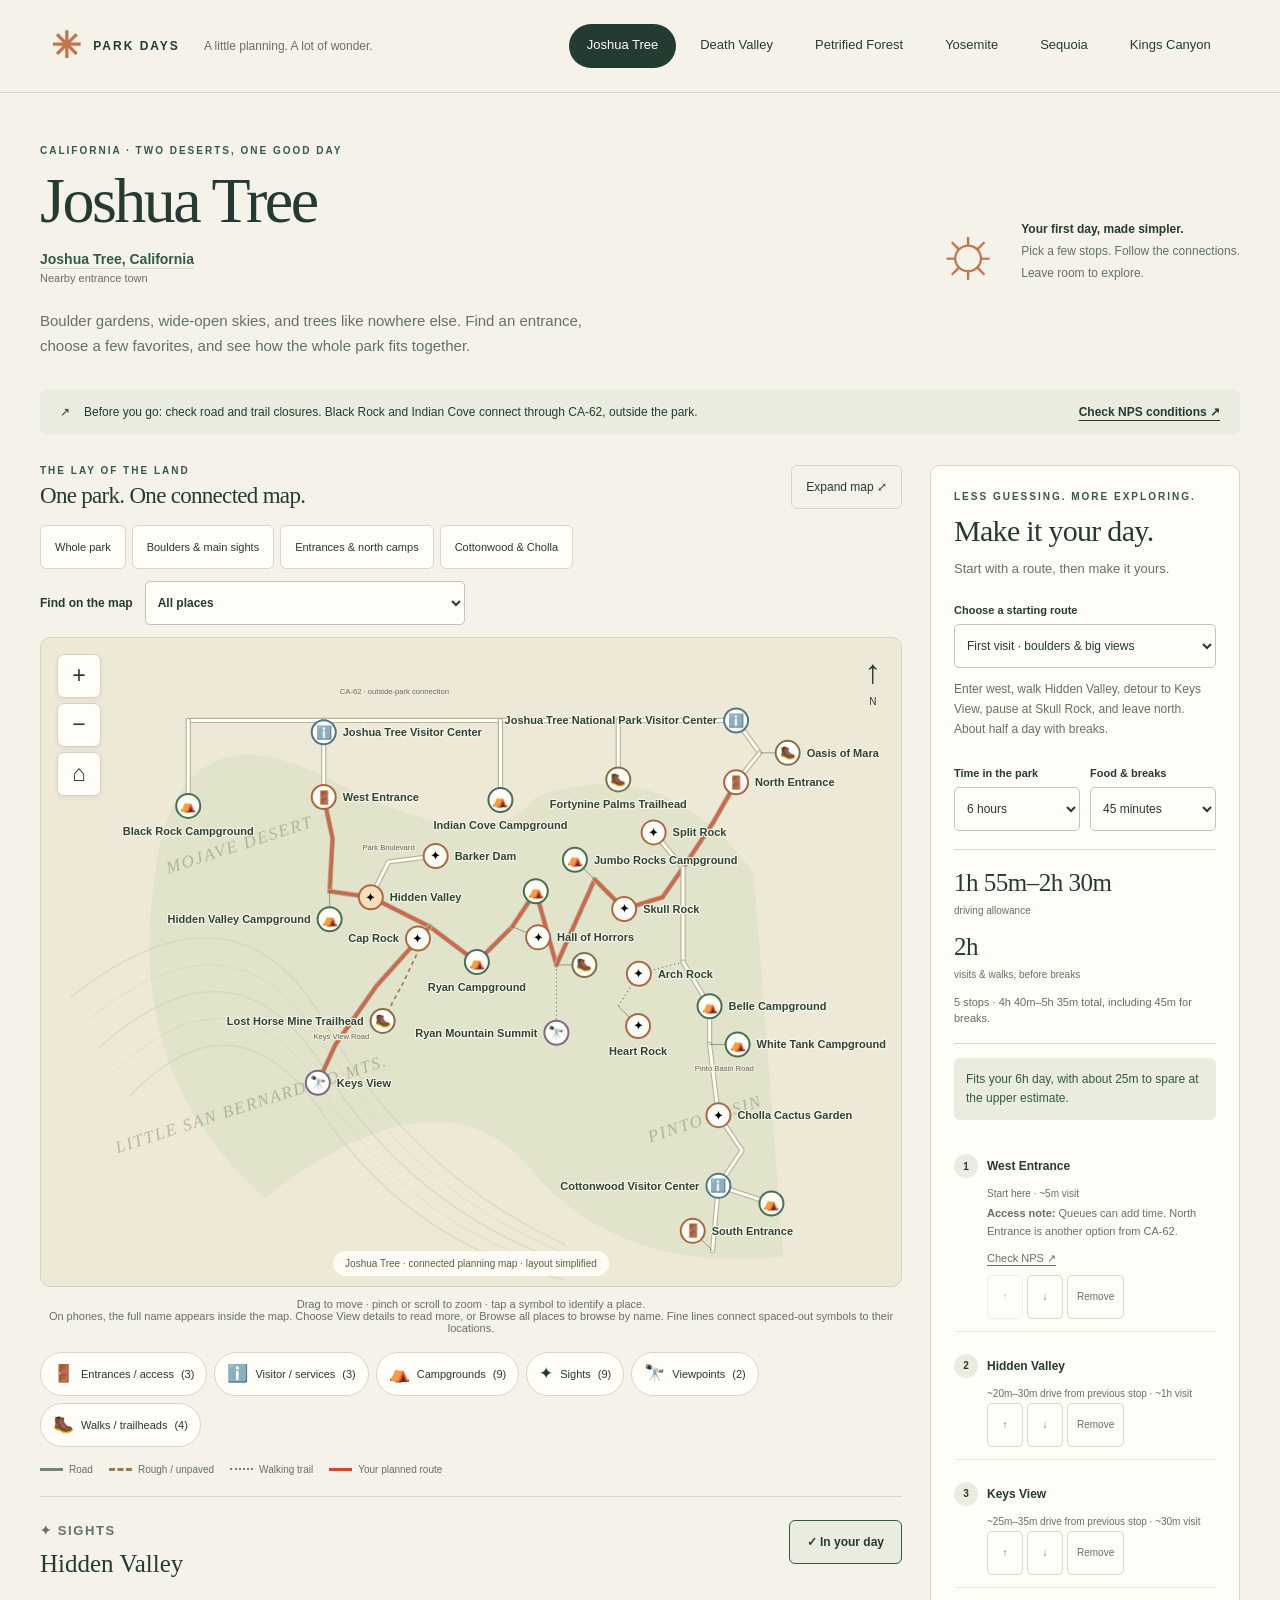
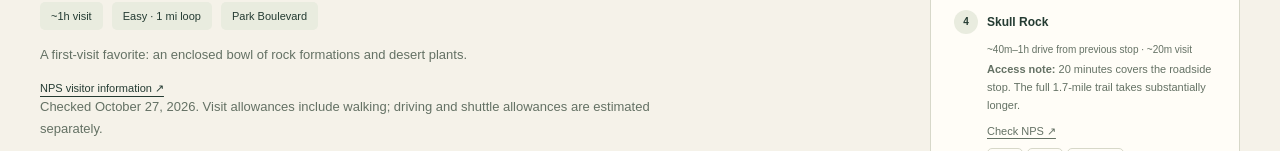
<file: index.html>
<!doctype html>
<html lang="en"><head><meta charset="utf-8"><meta name="viewport" content="width=device-width,initial-scale=1"><meta http-equiv="refresh" content="0;url=national-park-maps.html"><title>Park Days</title></head><body><p><a href="national-park-maps.html">Open Park Days: Joshua Tree, Death Valley, Petrified Forest, Yosemite, Sequoia, and Kings Canyon maps</a></p></body></html>
</file>
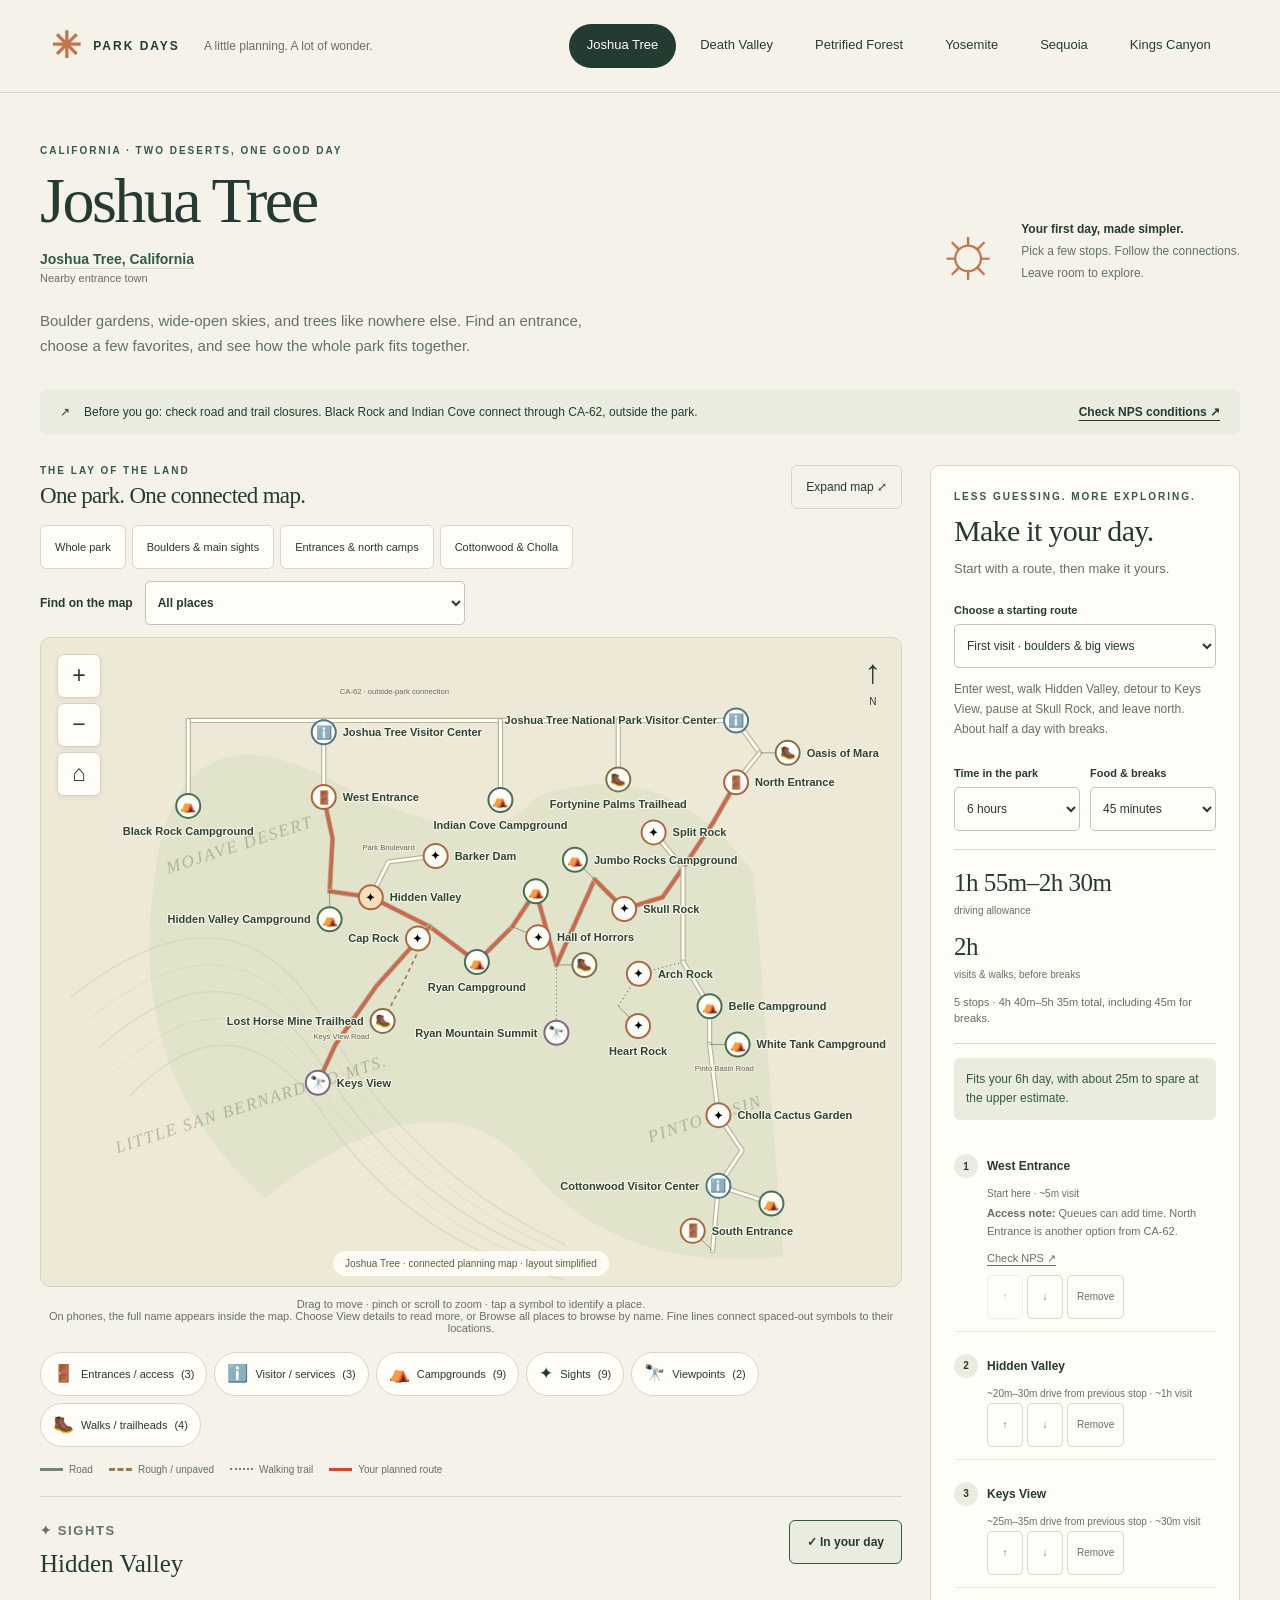
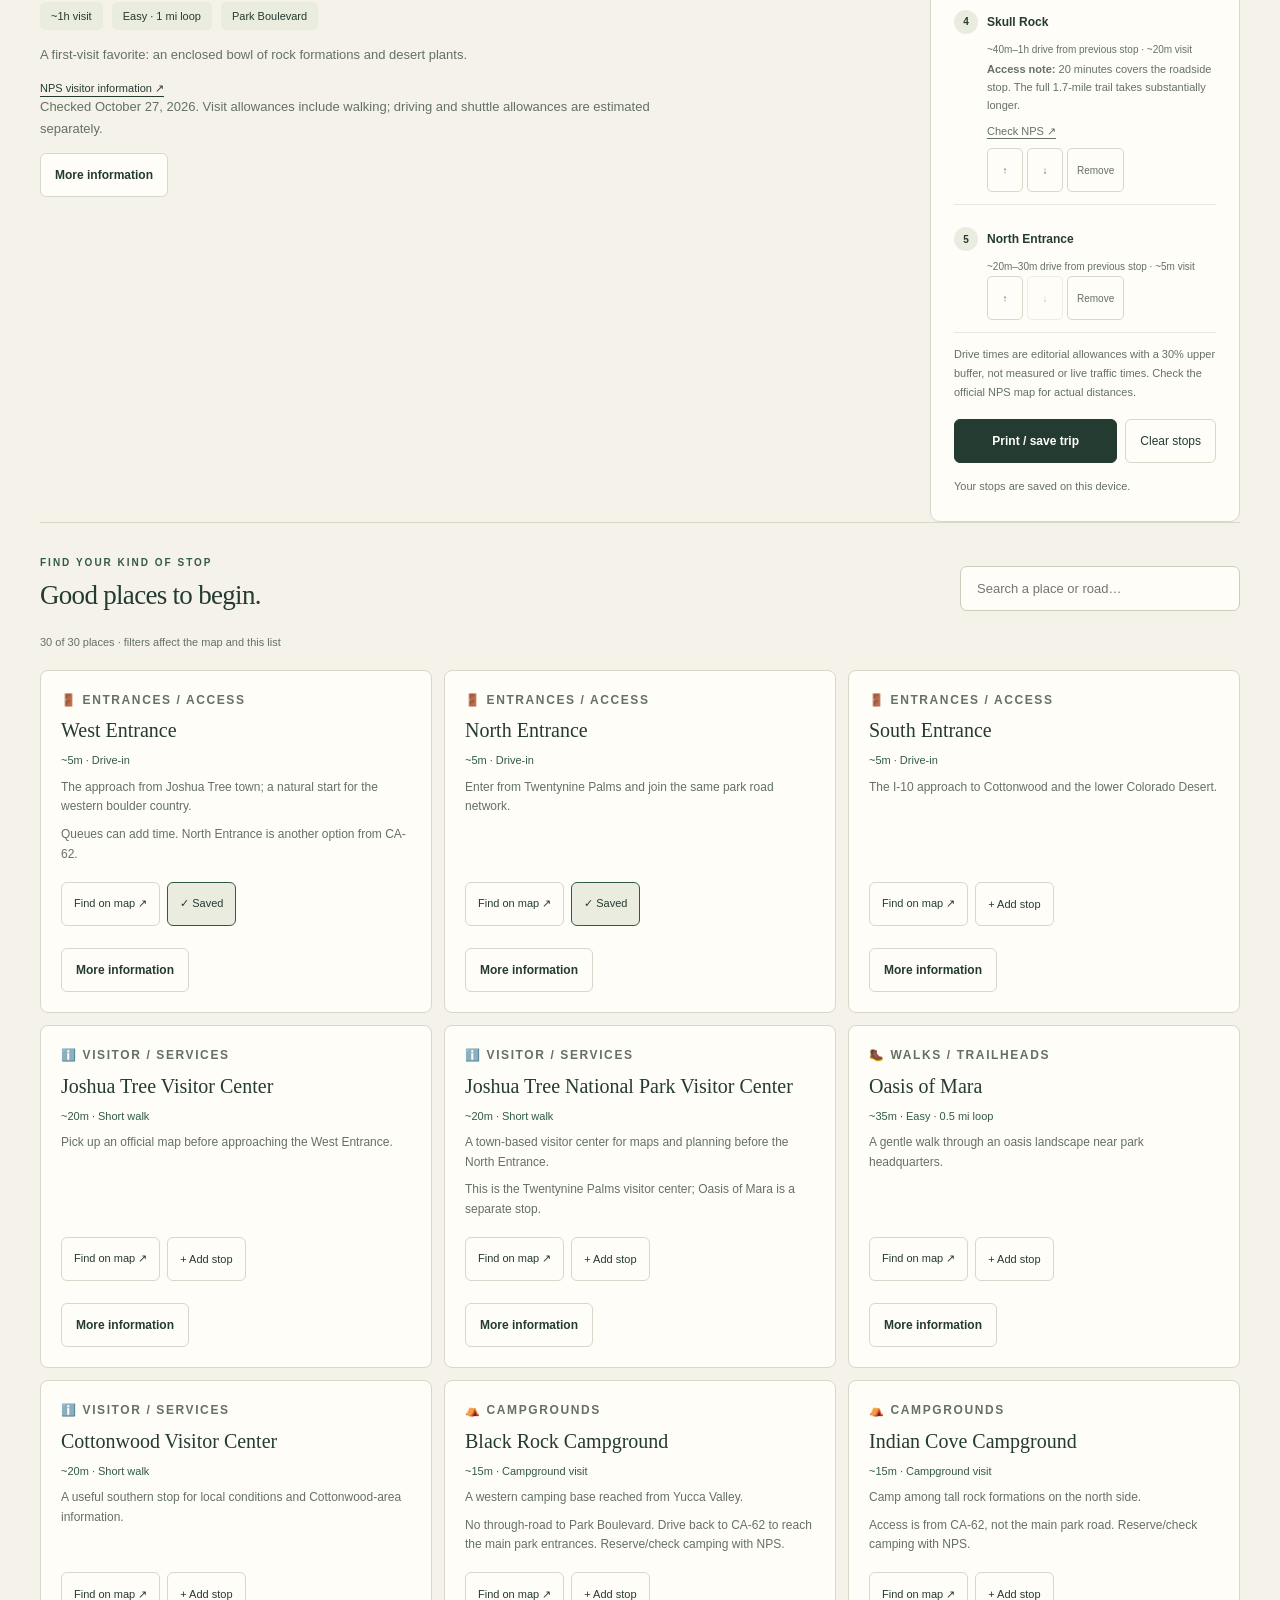
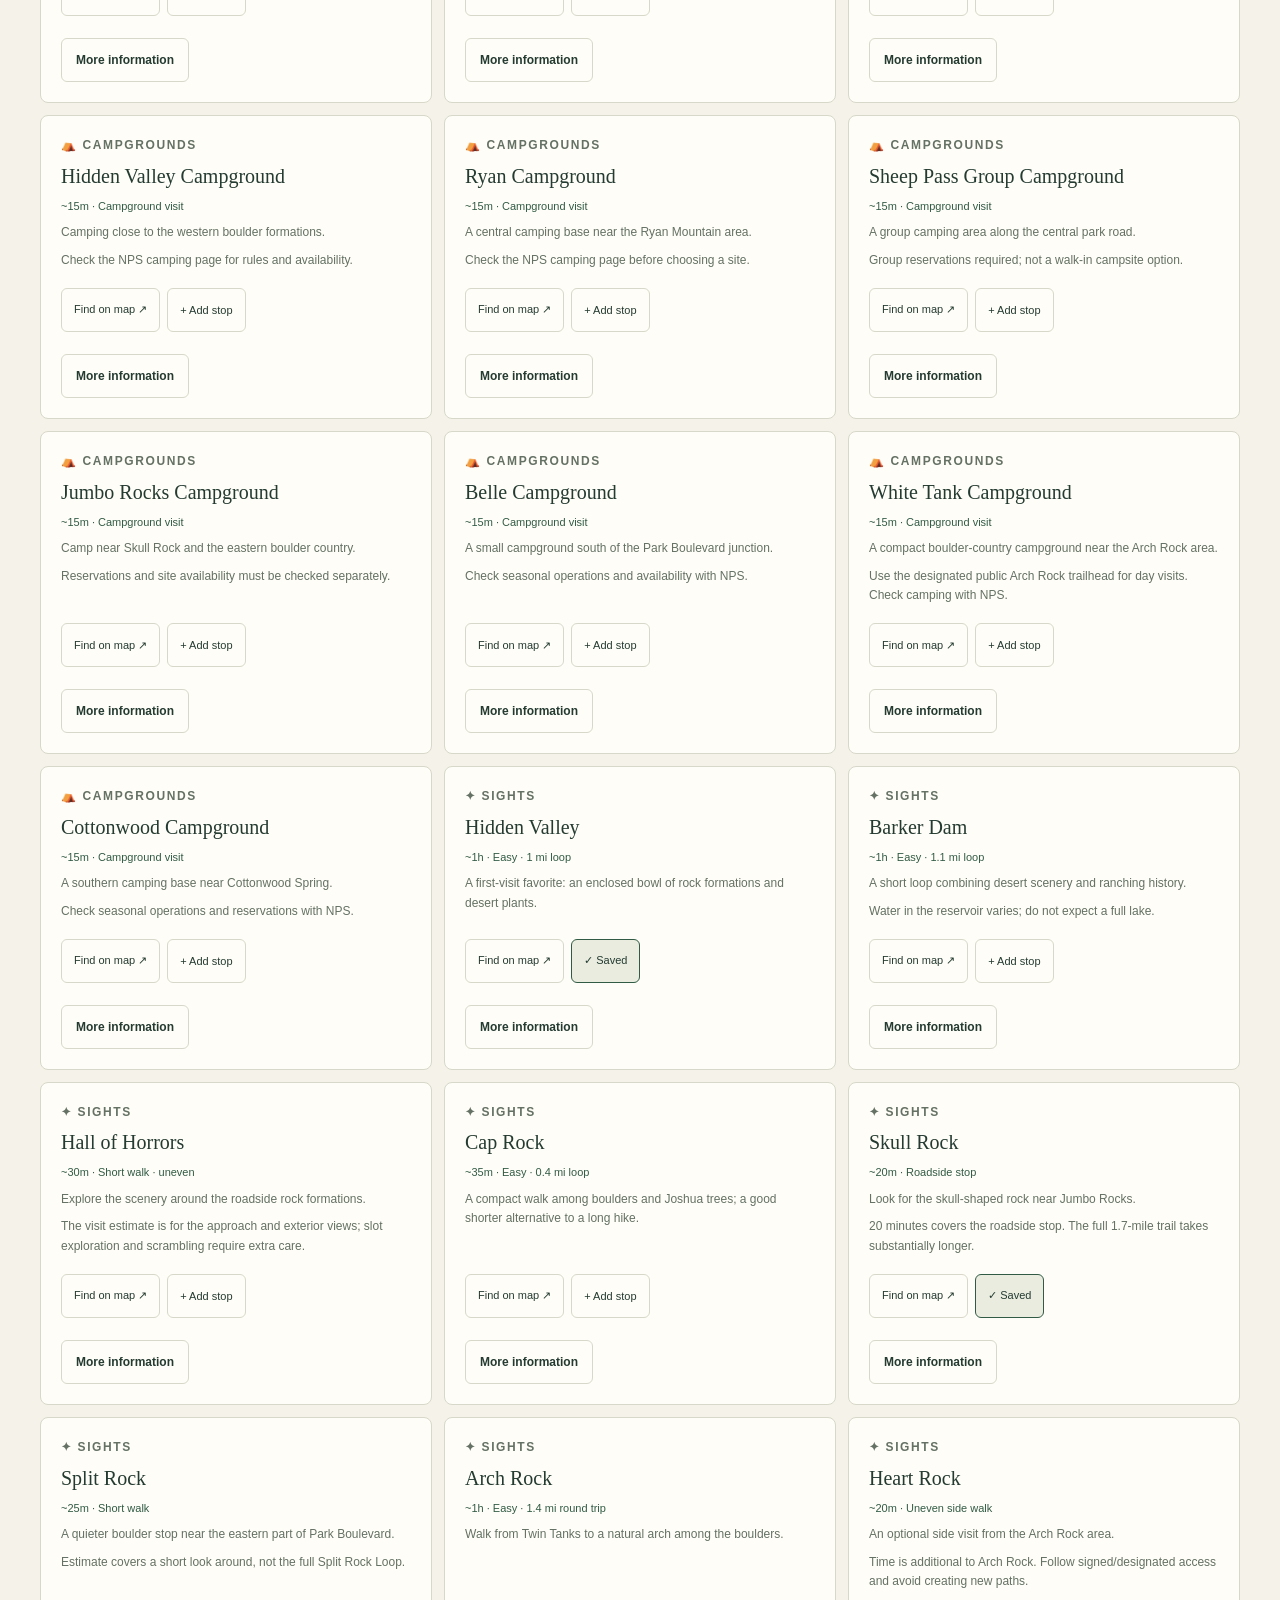
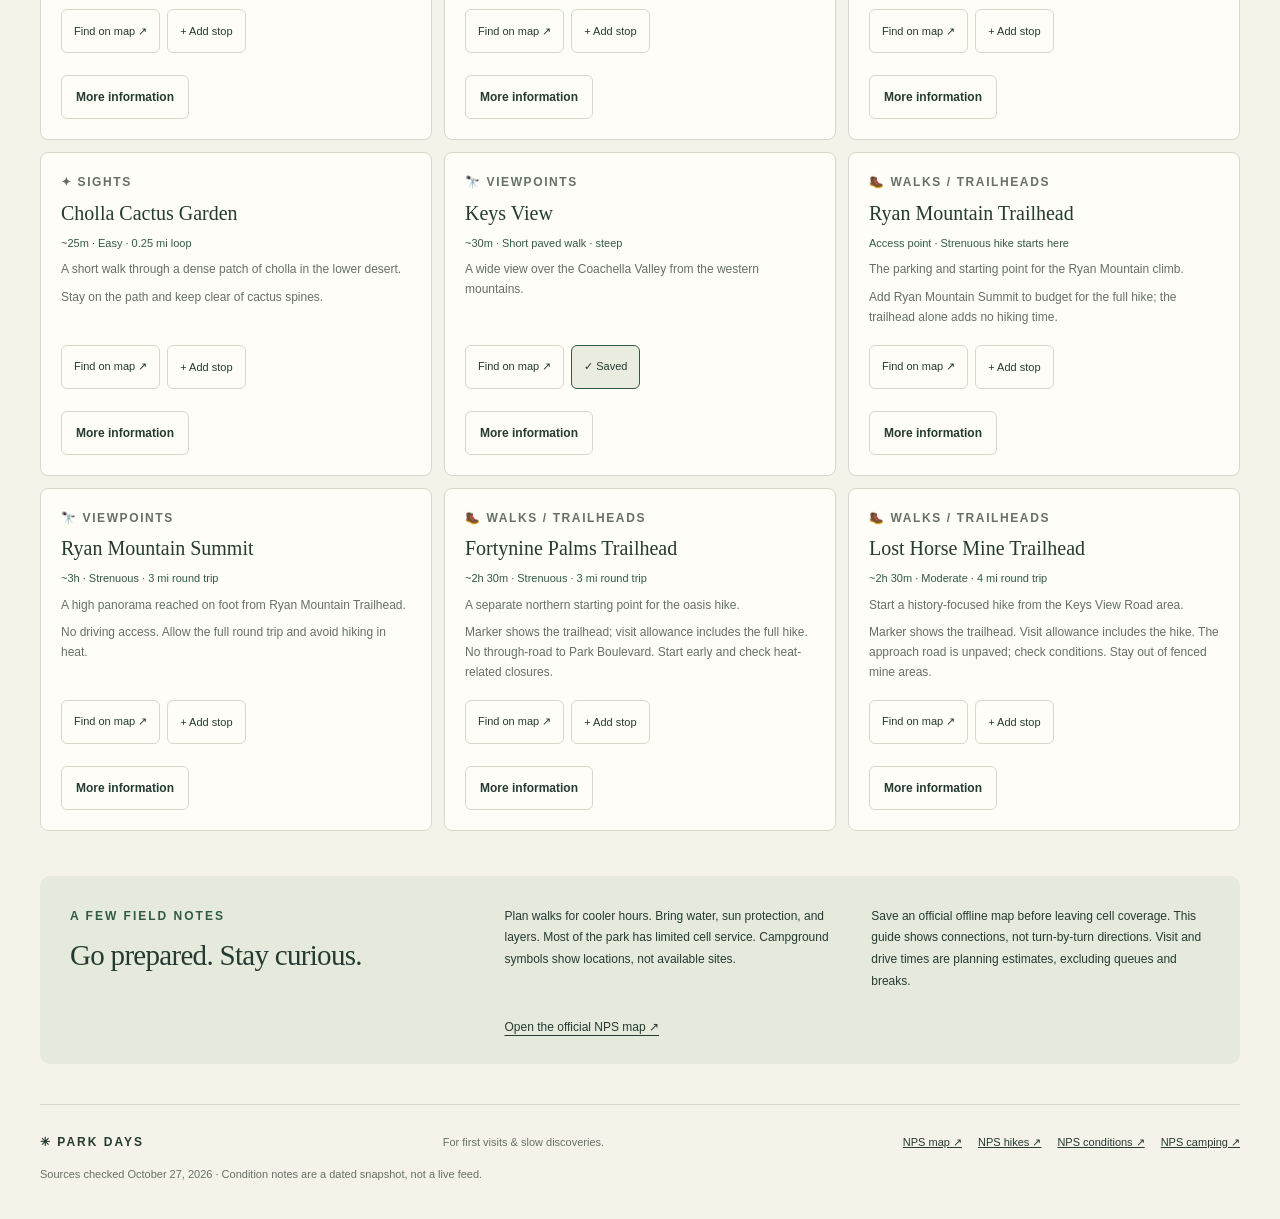
<file: national-park-maps.html>
<!doctype html>
<html lang="en"><head>
<meta charset="utf-8"><meta name="viewport" content="width=device-width,initial-scale=1"><meta name="theme-color" content="#f5f2e9">
<meta name="description" content="Plan your first day in Joshua Tree, Death Valley, Petrified Forest, Yosemite, Sequoia, and Kings Canyon with connected maps, optional place facts, and saved stops.">
<title>Park Days — National Park Maps</title><link rel="icon" href="data:,"><link rel="stylesheet" href="maps.css"><script src="parks.js" defer></script><script src="new-parks.js" defer></script><script src="sierra-parks.js" defer></script><script src="place-details.js" defer></script><script src="planning.js" defer></script><script src="maps.js" defer></script>
</head><body>
<a class="skip" href="#explore">Skip to the map and places</a>
<header class="masthead"><a href="#joshua-tree" class="brand"><span class="brand-mark" aria-hidden="true">✳</span> PARK DAYS <span class="brand-sub">A little planning. A lot of wonder.</span></a><nav id="park-navigation" aria-label="Choose a national park"></nav></header>
<main>
<section class="intro" aria-labelledby="park-title"><div><p class="eyebrow" id="park-kicker"></p><h1 id="park-title"></h1><p class="park-location"><a id="park-location" target="_blank" rel="noopener"></a><span>Nearby entrance town</span></p><p class="lead" id="park-description"></p></div><div class="intro-note"><span class="sun" aria-hidden="true">☼</span><p><strong>Your first day, made simpler.</strong><br>Pick a few stops. Follow the connections.<br>Leave room to explore.</p></div></section>
<div class="conditions"><span aria-hidden="true">↗</span><p id="condition-summary"></p><a id="conditions-link" target="_blank" rel="noopener">Check NPS conditions ↗</a></div><p id="park-specific-note" class="park-specific-note" hidden></p>
<section class="explorer" id="explore" aria-label="Map and trip planner">
<div class="map-column"><div class="map-toolbar"><div><p class="eyebrow">THE LAY OF THE LAND</p><h2>One park. One connected map.</h2></div><button type="button" class="quiet" id="fullscreen">Expand map ⤢</button></div><div id="map-regions" class="region-controls" aria-label="Zoom to an area"></div><label class="quick-filter" for="quick-filter">Find on the map <select id="quick-filter"><option value="all">All places</option><option value="entrance">Entrances / access only</option><option value="campground">Campgrounds only</option><option value="viewpoint">Viewpoints only</option><option value="sight">Sights only</option><option value="trail">Walks / trailheads only</option><option value="visitor">Visitor centers / services only</option><option value="custom" hidden>Custom categories</option></select></label>
<div class="map-frame" id="map-frame"><svg id="park-map" viewBox="0 0 1200 1100" tabindex="0" role="group" aria-label="Interactive park map. Arrow keys pan; plus and minus zoom; zero resets."><title id="map-title"></title></svg><div class="map-controls" aria-label="Map controls"><button id="zoom-in" type="button" aria-label="Zoom in">+</button><button id="zoom-out" type="button" aria-label="Zoom out">−</button><button id="reset-map" type="button" aria-label="Show the whole park">⌂</button></div><div class="north" aria-hidden="true">↑<span>N</span></div><p class="map-caption">Connected planning map · layout simplified</p></div>
<p class="map-help">Drag to move · pinch or scroll to zoom · tap a symbol to identify a place.<br>On phones, the full name appears inside the map. Choose View details to read more, or Browse all places to browse by name. Fine lines connect spaced-out symbols to their locations.</p><div class="legend" id="legend" aria-label="Filter places by category"></div><div class="road-key"><span><i class="line paved"></i> Road</span><span><i class="line rough"></i> Rough / unpaved</span><span><i class="line trail"></i> Walking trail</span><span id="shuttle-key" hidden><i class="line shuttle"></i> Shuttle access</span><span><i class="line route"></i> Your planned route</span></div>
<section id="place-detail" class="place-detail" aria-labelledby="detail-title" aria-live="polite"></section></div>
<aside class="planner" aria-label="Build your day"><p class="eyebrow">LESS GUESSING. MORE EXPLORING.</p><h2>Make it your day.</h2><p class="muted">Start with a route, then make it yours.</p><label for="route-choice">Choose a starting route</label><select id="route-choice"></select><p class="route-description" id="route-description"></p><div class="day-options"><div><label for="day-budget">Time in the park</label><select id="day-budget"><option value="240">4 hours</option><option value="360" selected>6 hours</option><option value="480">8 hours</option><option value="600">10 hours</option></select></div><div><label for="break-time">Food &amp; breaks</label><select id="break-time"><option value="30">30 minutes</option><option value="45" selected>45 minutes</option><option value="60">1 hour</option><option value="90">1½ hours</option></select></div></div><div class="trip-totals" id="trip-totals" aria-live="polite"></div><p id="budget-status" class="budget-status" role="status"></p><ol id="trip-stops" class="trip-stops" aria-label="Planned stops in order"></ol><p id="trip-note" class="small muted"></p><div class="planner-actions"><button type="button" id="print-plan" class="primary">Print / save trip</button><button type="button" id="clear-plan" class="quiet">Clear stops</button></div><p class="small muted" id="save-status">Your stops are saved on this device.</p></aside>
</section>
<section class="places-section" aria-labelledby="places-heading"><div class="section-heading"><div><p class="eyebrow">FIND YOUR KIND OF STOP</p><h2 id="places-heading">Good places to begin.</h2></div><label class="search"><span class="sr-only">Search places</span><input id="search" type="search" placeholder="Search a place or road…" autocomplete="off"></label></div><p id="result-count" class="small muted" role="status"></p><div id="place-list" class="place-list"></div></section>
<section class="fieldnotes" aria-label="Before you go"><div><p class="eyebrow">A FEW FIELD NOTES</p><h2>Go prepared. Stay curious.</h2></div><p id="field-note"></p><p>Save an official offline map before leaving cell coverage. This guide shows connections, not turn-by-turn directions. Visit and drive times are planning estimates, excluding queues and breaks.</p><a id="official-map" target="_blank" rel="noopener">Open the official NPS map ↗</a></section>
<footer><span class="brand">✳ PARK DAYS</span><p>For first visits &amp; slow discoveries.</p><div id="source-links"></div><p class="small" id="source-date"></p></footer>
</main></body></html>
</file>
<file: maps.css>
:root{--paper:#f5f2e9;--card:#fffdf7;--ink:#243b32;--muted:#647164;--line:#d7d8c9;--green:#315b45;--accent:#c6734b;--route:#c64e2c;font-family:Arial,Helvetica,sans-serif;color:var(--ink);background:var(--paper);color-scheme:light}*{box-sizing:border-box}body{margin:0}button,input,select{font:inherit}button,a{touch-action:manipulation}button{cursor:pointer}a{color:inherit}button:focus-visible,a:focus-visible,input:focus-visible,select:focus-visible,svg:focus-visible{outline:3px solid #b85e35;outline-offset:4px}button:disabled{opacity:.4;cursor:default}.skip{position:absolute;top:-100px;left:20px;background:var(--ink);color:white;padding:16px;z-index:30}.skip:focus{top:12px}.sr-only{position:absolute;width:1px;height:1px;overflow:hidden;clip:rect(0,0,0,0);white-space:nowrap}
.masthead{max-width:1440px;margin:auto;padding:24px 4%;display:flex;align-items:center;justify-content:space-between;border-bottom:1px solid var(--line);gap:24px}.brand{font-size:12px;font-weight:800;letter-spacing:2px;text-decoration:none;display:flex;align-items:center;gap:10px}.brand-mark{font-size:36px;line-height:1;color:var(--accent)}.brand-sub{font-weight:400;letter-spacing:0;font-size:12px;color:var(--muted);margin-left:14px}.masthead nav{display:flex;gap:6px}.masthead nav a{font-size:13px;text-decoration:none;padding:13px 18px;border-radius:30px;white-space:nowrap}.masthead nav a[aria-current=page]{background:var(--ink);color:var(--card)}main{max-width:1320px;margin:auto;padding:0 40px}.intro{display:flex;justify-content:space-between;gap:50px;align-items:center;padding:52px 0 30px}.eyebrow{font-size:10px;font-weight:800;letter-spacing:2px;margin:0 0 12px;color:var(--green)}h1,h2,h3,p{margin-top:0}h1,h2,h3{font-family:Georgia,'Times New Roman',serif;font-weight:400}h1{font-size:clamp(42px,5vw,68px);line-height:1.04;letter-spacing:-2.5px;margin-bottom:18px}h2{font-size:27px;letter-spacing:-.7px;margin-bottom:10px}h3{font-size:25px;margin-bottom:10px}.lead{font-size:15px;color:var(--muted);max-width:590px;line-height:1.7;margin:0}.intro-note{display:flex;align-items:center;gap:20px;flex-shrink:0}.intro-note p{font-size:12px;line-height:1.8;margin:0;color:var(--muted)}.intro-note strong{color:var(--ink)}.sun{font-size:72px;color:var(--accent);font-family:Georgia,serif}.conditions{background:#e9ecdf;padding:14px 20px;border-radius:8px;display:flex;gap:14px;align-items:center;font-size:12px;line-height:1.5;margin-bottom:30px}.conditions p{margin:0;flex:1}.conditions a{font-weight:700;white-space:nowrap;text-underline-offset:4px}.explorer{display:grid;grid-template-columns:minmax(0,1fr) 310px;gap:28px;align-items:start}.map-column{min-width:0}.map-toolbar{display:flex;align-items:center;justify-content:space-between;gap:15px;margin-bottom:16px}.map-toolbar h2{font-size:23px;margin:0}.map-toolbar .eyebrow{margin-bottom:7px}.quiet{background:transparent;color:var(--ink);border:1px solid var(--line);padding:11px 14px;border-radius:6px;min-height:44px;font-size:12px}.quiet:hover{background:#e7eadd}.map-frame{position:relative;background:#eee8d7;border:1px solid #d9d2bc;border-radius:10px;overflow:hidden;height:650px}.map-frame.expanded{position:fixed;inset:18px;z-index:20;height:auto;box-shadow:0 0 0 25px #243b3280}.map-frame.expanded #park-map{height:100%}#park-map{display:block;width:100%;height:100%;touch-action:none;cursor:grab}#park-map.dragging{cursor:grabbing}.map-controls{position:absolute;left:16px;top:16px;display:flex;flex-direction:column;gap:5px}.map-controls button{width:44px;height:44px;border:1px solid #d3d2c2;border-radius:7px;background:var(--card);color:var(--ink);font-size:23px;box-shadow:0 2px 5px #243b3210}.north{position:absolute;right:20px;top:18px;font-size:33px;font-family:Georgia,serif;display:grid;text-align:center;line-height:1}.north span{font:10px Arial,sans-serif;margin-top:7px}.map-caption{position:absolute;bottom:10px;left:50%;transform:translateX(-50%);background:#fffdf7e8;color:#57644e;white-space:nowrap;font-size:10px;padding:7px 12px;border-radius:20px;margin:0;pointer-events:none}.map-help{font-size:11px;color:var(--muted);text-align:center;margin:11px 0 18px}.legend{display:flex;flex-wrap:wrap;gap:7px}.legend button{background:var(--card);border:1px solid var(--line);border-radius:25px;padding:9px 12px;min-height:44px;font-size:11px;display:flex;gap:7px;align-items:center;color:var(--ink)}.legend button[aria-pressed=false]{background:transparent;opacity:.6}.legend-symbol{font-size:17px}.road-key{display:flex;gap:16px;flex-wrap:wrap;font-size:10px;color:var(--muted);padding:17px 0 21px}.road-key span{display:flex;gap:6px;align-items:center}.line{width:23px;display:inline-block;border-top:3px solid #748577}.line.rough{border-top:3px dashed #9c7952}.line.trail{border-top:2px dotted #748577}.line.route{border-color:var(--route)}.place-detail{border-top:1px solid var(--line);padding:23px 0;scroll-margin-top:20px}.detail-top{display:flex;justify-content:space-between;gap:15px;align-items:start}.detail-type{font-size:10px;letter-spacing:1.6px;text-transform:uppercase;font-weight:700;color:var(--green);margin-bottom:9px}.place-detail p{font-size:13px;color:var(--muted);line-height:1.65;max-width:650px}.metrics{display:flex;gap:9px;flex-wrap:wrap;margin:14px 0}.metrics span{background:#e9ecdf;border-radius:5px;font-size:11px;padding:8px 11px}.place-detail .access-note,.notice{background:#f4e5d5;padding:11px 14px;border-left:3px solid var(--accent);color:#6e472e;border-radius:3px;font-size:12px;line-height:1.6}.source{font-size:11px;text-underline-offset:4px}.primary{background:var(--ink);color:var(--card);border:1px solid var(--ink);border-radius:6px;padding:13px 17px;min-height:44px;font-size:12px;font-weight:700}.primary:hover{background:var(--green)}.planner{background:var(--card);border:1px solid var(--line);border-radius:10px;padding:25px 23px;position:sticky;top:20px}.planner h2{font-size:30px}.muted{color:var(--muted);line-height:1.65;font-size:13px}.planner label{font-size:11px;font-weight:700;display:block;margin:25px 0 8px}select{width:100%;background:var(--card);border:1px solid #bfc6b5;border-radius:5px;padding:12px 8px;font-size:12px;color:var(--ink);min-height:44px}.route-description{font-size:12px;line-height:1.65;color:var(--muted);margin:12px 0 20px}.trip-totals{display:grid;grid-template-columns:1fr 1fr;border-block:1px solid var(--line);padding:16px 0;gap:14px}.trip-totals strong{display:block;font:25px Georgia,serif;letter-spacing:-.5px}.trip-totals span{font-size:10px;display:block;margin-top:5px;color:var(--muted)}.trip-totals p{grid-column:1/-1;font-size:11px;line-height:1.5;margin:0;color:var(--muted)}.trip-stops{list-style:none;padding:12px 0;margin:0}.trip-stops li{padding:12px 0;border-bottom:1px solid #e8e9dd}.trip-stop-head{display:flex;align-items:center;gap:9px}.stop-number{background:#e9ecdf;border-radius:50%;font-size:10px;font-weight:700;width:24px;height:24px;display:grid;place-items:center;flex-shrink:0}.stop-link{background:none;border:none;text-align:left;padding:8px 0;color:var(--ink);font-size:12px;font-weight:700;flex:1;min-height:44px}.stop-time{font-size:10px;color:var(--muted);margin:0 0 4px 33px}.stop-tools{display:flex;gap:4px;margin-left:33px}.stop-tools button{border:1px solid var(--line);background:transparent;color:var(--muted);font-size:10px;border-radius:5px;min-height:44px;min-width:36px;padding:5px 9px}.planner-actions{display:flex;gap:8px;margin-top:18px}.planner-actions .primary{flex:1}.small{font-size:11px;line-height:1.7}#save-status{margin:14px 0 0}.places-section{border-top:1px solid var(--line);padding:34px 0 45px}.section-heading{display:flex;justify-content:space-between;align-items:center;gap:24px;margin-bottom:12px}.search input{padding:14px 16px;width:280px;border:1px solid #c9cebd;border-radius:7px;background:var(--card);font-size:13px;color:var(--ink)}.place-list{display:grid;grid-template-columns:repeat(3,minmax(0,1fr));gap:12px;margin-top:18px}.place-card{padding:20px;background:var(--card);border:1px solid var(--line);border-radius:8px;display:flex;flex-direction:column;gap:8px}.place-card h3{font-size:20px;line-height:1.25;margin:0}.place-card p{font-size:12px;color:var(--muted);line-height:1.65;margin:0}.place-card .card-meta{font-size:11px;color:var(--green)}.card-actions{display:flex;gap:7px;margin-top:auto;padding-top:9px}.card-actions button{min-height:44px;padding:8px 12px;font-size:11px}.saved{border-color:var(--green)!important;background:#e9ecdf!important;color:var(--ink)!important}.fieldnotes{display:grid;grid-template-columns:1.2fr 1fr 1fr;gap:28px;background:#e6eadc;border-radius:10px;padding:30px;margin-bottom:40px}.fieldnotes h2{font-size:29px}.fieldnotes p{font-size:12px;line-height:1.8;margin:0}.fieldnotes .eyebrow{margin-bottom:12px}.fieldnotes a{grid-column:2/-1;font-size:12px;text-underline-offset:4px}footer{border-top:1px solid var(--line);padding:30px 0 35px;display:flex;align-items:center;justify-content:space-between;flex-wrap:wrap;gap:16px}footer p{font-size:11px;color:var(--muted);margin:0}footer .small{width:100%}#source-links{display:flex;gap:16px;flex-wrap:wrap;font-size:11px}
svg .terrain-label{font:italic 29px Georgia,serif;letter-spacing:3px;fill:#999d83;opacity:.65;pointer-events:none}svg .road-base{fill:none;stroke:#b4b69e;stroke-width:9;stroke-linejoin:round;stroke-linecap:round}svg .road{fill:none;stroke:#fffdf2;stroke-width:5;stroke-linejoin:round;stroke-linecap:round}svg .rough-base{fill:none;stroke:#a3835d;stroke-width:3;stroke-dasharray:7 6}svg .trail-base{fill:none;stroke:#6f8167;stroke-width:2;stroke-dasharray:2 5}svg .planned{fill:none;stroke:var(--route);stroke-width:6;stroke-linejoin:round;stroke-linecap:round;opacity:.85}svg .road-label{font:13px Arial,sans-serif;fill:#64715f;paint-order:stroke;stroke:#eee8d7;stroke-width:5;stroke-linejoin:round;pointer-events:none}svg .marker{cursor:pointer}svg .marker:focus{outline:none}svg .marker:focus .pin-circle{stroke:#ce5938;stroke-width:4}svg .marker-label{font-family:Arial,Helvetica,sans-serif;fill:#2d4535;font-weight:600;paint-order:stroke;stroke:#f6f2e5;stroke-width:4;stroke-linejoin:round;pointer-events:none}svg .marker-symbol{font-family:'Segoe UI Emoji','Apple Color Emoji',sans-serif;pointer-events:none}body[data-park=death-valley]{--green:#795c40;--accent:#bd6d4a}body[data-park=death-valley] .map-frame{background:#eee1ca}body[data-park=death-valley] .conditions{background:#eee4d6}
@media(max-width:1050px){main{padding:0 24px}.brand-sub,.intro-note{display:none}.explorer{grid-template-columns:minmax(0,1fr) 285px;gap:20px}.planner{padding:22px 18px}.map-frame{height:590px}.place-list{grid-template-columns:repeat(2,minmax(0,1fr))}}
@media(max-width:760px){.masthead{padding:18px 20px;align-items:start;gap:15px;flex-wrap:wrap}.brand{font-size:11px}.brand-mark{font-size:28px}.masthead nav{width:100%}.masthead nav a{flex:1;text-align:center;border:1px solid var(--line);padding:12px;font-size:12px}main{padding:0 18px}.intro{padding:32px 0 22px}h1{font-size:43px;letter-spacing:-1.7px}.lead{font-size:13px}.conditions{padding:13px 15px;flex-wrap:wrap;gap:8px}.conditions>span{display:none}.conditions p{flex-basis:100%}.conditions a{min-height:36px;display:flex;align-items:center}.explorer{display:flex;flex-direction:column;gap:14px}.map-column,.planner{width:100%}.map-toolbar h2{font-size:20px}.map-toolbar .eyebrow{font-size:9px}.map-toolbar .quiet{font-size:10px;padding:10px}.map-frame{height:520px}.map-controls{left:10px;top:10px}.map-caption{font-size:9px}.legend{gap:6px}.legend button{font-size:10px;padding:8px 10px}.road-key{gap:12px}.planner{position:static;margin-bottom:22px}.planner label{margin-top:18px}.trip-stops{display:grid;grid-template-columns:1fr 1fr;gap:8px}.trip-stops li{min-width:0}.trip-stop-head{gap:7px}.stop-link{font-size:11px}.stop-tools,.stop-time{margin-left:0}.section-heading{align-items:stretch;flex-direction:column;gap:12px}.search input{width:100%}.place-list{grid-template-columns:1fr}.fieldnotes{grid-template-columns:1fr;padding:23px;gap:19px}.fieldnotes a{grid-column:auto}.fieldnotes h2{margin-bottom:0}.places-section{padding-top:27px}footer{align-items:start;flex-direction:column}#source-links{line-height:2}}
.region-controls{display:flex;flex-wrap:wrap;gap:6px;margin:0 0 12px}.region-controls button{font-size:11px;background:#fffdf7}.day-options{display:grid;grid-template-columns:1fr 1fr;gap:10px;margin-bottom:18px}.day-options label{margin-top:8px}.trip-totals strong{font-size:21px;line-height:1.35}.budget-status{background:#e9ecdf;color:#315b45;border-radius:6px;padding:12px;font-size:12px;line-height:1.6;margin:14px 0 0}.budget-status.over{background:#f4e5d5;color:#753c24}.stop-context{margin:5px 0 8px 33px;color:var(--muted);font-size:11px;line-height:1.65}.stop-context summary{min-height:44px;cursor:pointer;display:list-item;padding-top:10px}.stop-context p{margin:0 0 8px}.stop-context a{text-underline-offset:3px}.place-card .notice{font-size:11px;color:#753c24}svg .marker-symbol{font-size:14px}svg .marker-label{font-weight:700}.map-frame.expanded .map-caption{bottom:12px;max-width:65%;white-space:normal;text-align:center}.detail-top>button{max-width:145px}.planner{position:static}
.quick-filter{display:flex;gap:12px;align-items:center;font-size:12px;font-weight:700;margin-bottom:12px}.quick-filter select{width:auto;flex:1;max-width:320px}.trip-totals{grid-template-columns:1fr}.trip-totals strong{font-size:25px}.pin-leader{pointer-events:none}
[hidden]{display:none!important}.masthead nav{flex-wrap:wrap;justify-content:flex-end}.masthead nav a{min-height:44px}.brand{flex-shrink:0}.park-specific-note{margin:-14px 0 28px;padding:14px 18px;background:#eee9da;border-left:3px solid var(--accent);border-radius:5px;font-size:12px;line-height:1.7}.park-specific-note a{font-weight:700;text-underline-offset:3px}.shuttle-base{fill:none;stroke:#527e97;stroke-width:4;stroke-dasharray:12 5}.line.shuttle{border-top:3px dashed #527e97}body[data-park=petrified-forest]{--green:#825b4a;--accent:#ac6b52}body[data-park=petrified-forest] .map-frame{background:#f0e5d7}body[data-park=yosemite]{--green:#36594c;--accent:#90724e}body[data-park=yosemite] .map-frame{background:#e9ebdc}
@media(max-width:1100px){.brand-sub{display:none}}@media(max-width:760px){.masthead nav{display:grid;grid-template-columns:repeat(2,minmax(0,1fr));gap:7px}.masthead nav a{white-space:normal;padding:12px 8px}.map-caption{max-width:90%;white-space:normal;text-align:center}.park-specific-note{font-size:12px}.intro h1{overflow-wrap:break-word}}
@media(max-width:760px){.stop-context{margin-left:0}.region-controls{display:grid;grid-template-columns:1fr 1fr}.region-controls button{padding:10px 7px;font-size:10px}.map-help{font-size:11px;line-height:1.7}.map-frame{height:560px}.trip-totals strong{font-size:23px}.stop-tools button{min-width:44px}.trip-stops{grid-template-columns:1fr}.stop-time,.stop-tools,.stop-context{margin-left:33px}.legend button{font-size:11px}}
.park-location{margin:-5px 0 20px;font-size:14px;line-height:1.6;color:var(--green)}.park-location a{font-weight:700;text-decoration:underline;text-decoration-color:var(--line);text-underline-offset:4px}.park-location span{display:block;font-size:11px;color:var(--muted)}
.more-information{margin-top:14px}.more-toggle{font-weight:700;min-height:44px;background:var(--card)}.extra-information{margin-top:12px;padding:15px;background:#edf0e5;border:1px solid var(--line);border-radius:7px}.extra-information p,.place-card .extra-information p{font-size:12px;line-height:1.7;margin:0 0 12px;color:var(--ink)}.extra-information a{font-size:12px;text-underline-offset:3px}.extra-information .small{margin-top:12px;color:var(--muted)}.neighbor-note{display:block;margin-top:12px}.masthead nav{max-width:780px}body[data-park=sequoia]{--green:#3c6049;--accent:#987342}body[data-park=kings-canyon]{--green:#315e55;--accent:#9a7052}body[data-park=sequoia] .map-frame{background:#e5eadb}body[data-park=kings-canyon] .map-frame{background:#e1e8dc}
.map-selection h3{font:700 18px/1.35 Georgia,serif;margin:0 0 8px;overflow-wrap:anywhere}.map-selection p{font-size:12px;line-height:1.5;margin:0;color:var(--muted)}.map-selection-actions{display:flex;gap:8px;margin-top:10px}.map-selection-actions button{flex:1;padding:8px;font-size:11px;min-height:44px}.map-selection{min-height:0;overflow:auto;flex:1}.map-name-index.browsing .map-selection-actions{order:3;margin-top:6px}.map-name-index.browsing .map-name-list{flex:1}.map-name-index.browsing .name-index-heading{margin-bottom:4px}
.map-name-index,.marker-number{display:none}.expanded-close{position:absolute;right:16px;top:16px;background:var(--card);z-index:2}.map-frame.expanded .north{top:78px}.map-frame.expanded .map-caption{max-width:90%}
@media(max-width:760px){.map-frame,.map-frame.expanded{display:grid;grid-template-rows:minmax(0,1fr) 210px auto}.map-frame{height:820px}.map-frame.expanded{height:auto}.map-frame #park-map,.map-frame.expanded #park-map{height:100%;min-height:0;grid-row:1}.map-name-index{display:flex;flex-direction:column;min-height:0;grid-row:2;background:var(--card);border-top:1px solid var(--line);padding:12px}.name-index-heading{font-size:12px;font-weight:700;margin:0 0 8px}.name-index-heading span{display:block;font-size:11px;font-weight:400;color:var(--muted);margin-top:4px}.map-name-list{overflow:auto;overscroll-behavior:contain;min-height:0;scrollbar-gutter:stable}.map-name-list button{display:flex;align-items:center;gap:9px;min-height:44px;width:100%;text-align:left;border:0;border-bottom:1px solid var(--line);background:transparent;color:var(--ink);font-size:12px;padding:9px 4px;line-height:1.4}.map-name-list button[aria-pressed=true]{background:#e9ecdf}.place-number{display:grid;place-items:center;border:1px solid var(--line);border-radius:50%;font-size:11px;min-width:25px;height:25px;font-weight:700}.marker-number{display:block;fill:var(--ink);stroke:var(--card);paint-order:stroke;font-weight:800;pointer-events:none}.marker-label{display:none!important}.map-frame .map-caption,.map-frame.expanded .map-caption{position:static;grid-row:3;transform:none;max-width:none;width:auto;white-space:normal;text-align:center;font-size:10px;margin:0;padding:10px 8px;border-radius:0;background:var(--card);border-top:1px solid var(--line)}.map-frame .north{right:15px}.map-frame.expanded .north{top:78px}}
@media screen and (max-width:760px){.map-frame:not(.expanded){height:min(820px,calc(100svh - 36px))}}
@media(prefers-reduced-motion:reduce){*{scroll-behavior:auto!important}}@media print{.masthead nav,.map-controls,.map-help,.legend,.planner-actions,.card-actions,.stop-tools,.search,.places-section,.skip,#fullscreen,#detail-add,.region-controls,.map-name-index,.marker-number{display:none!important}body,main{background:white}main{padding:0}.masthead{padding:10px}.intro{padding:20px 0}h1{font-size:36px}.explorer{display:block}.map-frame{height:570px;break-inside:avoid;display:block}.marker-label{display:block!important}.map-frame #park-map{height:100%}.planner{position:static;margin-top:20px;break-inside:avoid}.trip-stops{display:grid;grid-template-columns:1fr 1fr}.fieldnotes{display:block;margin-top:20px}.fieldnotes p{margin:12px 0}.place-detail,.conditions{break-inside:avoid}a{text-decoration:none}}
</file>
